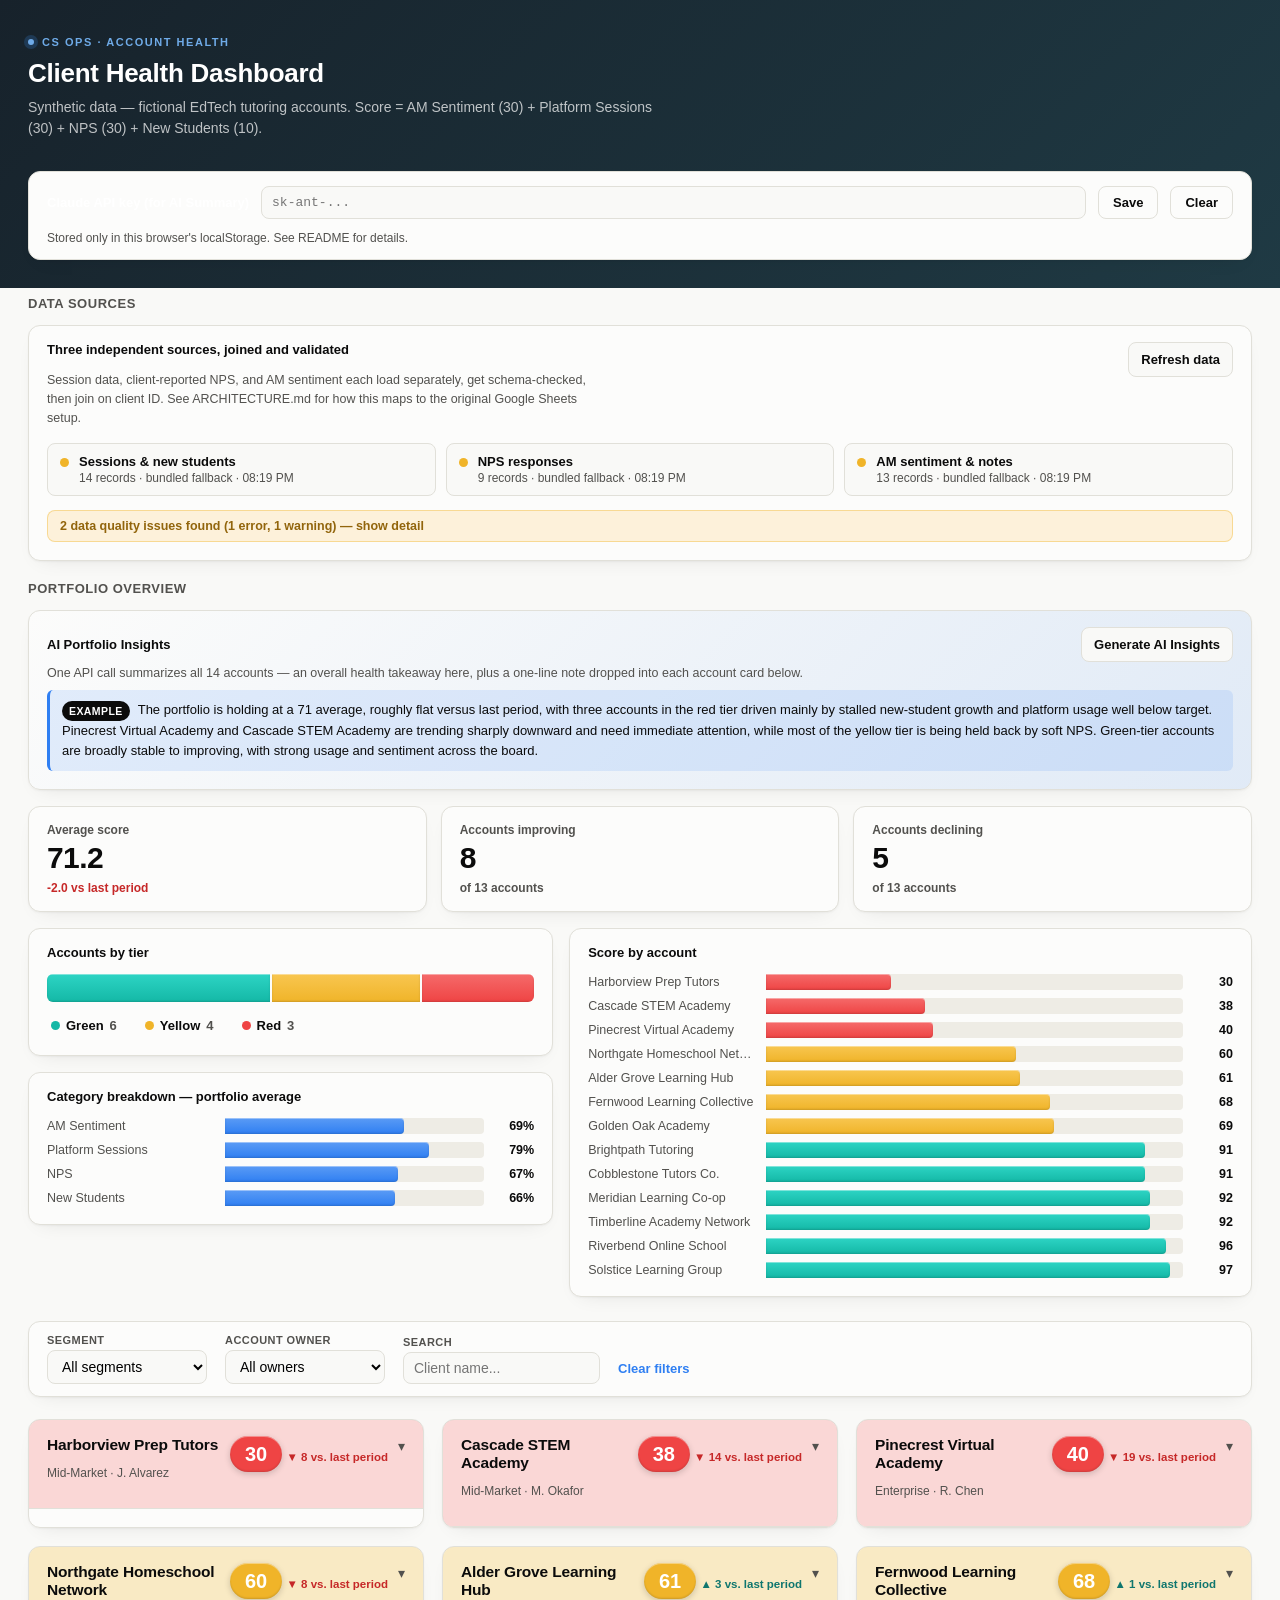
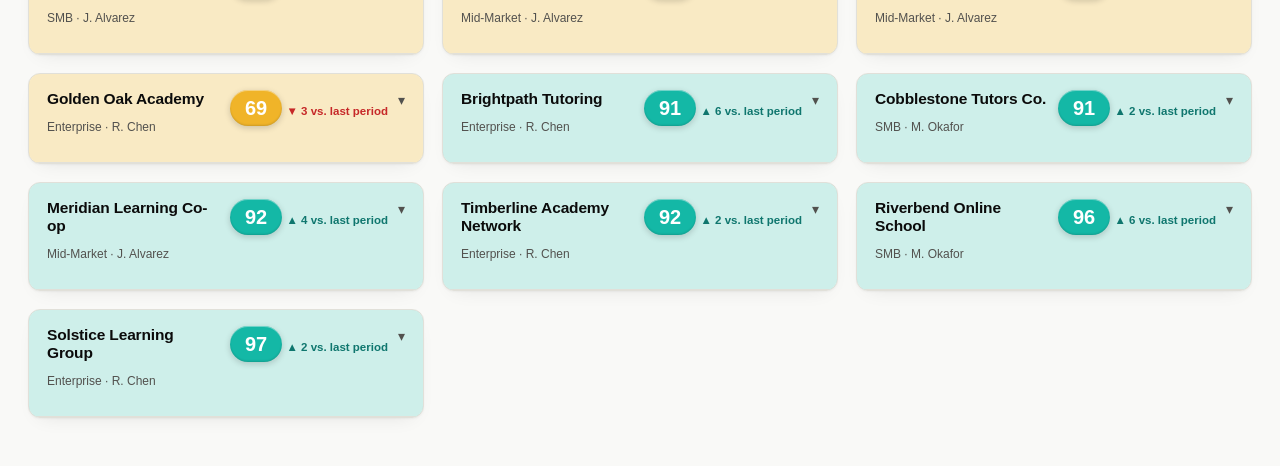
<file: index.html>
<!DOCTYPE html>
<html lang="en">
<head>
<meta charset="UTF-8" />
<meta name="viewport" content="width=device-width, initial-scale=1.0" />
<title>Client Health Dashboard</title>
<link rel="stylesheet" href="styles.css" />
</head>
<body>

<header>
  <div class="page">
    <span class="eyebrow">CS Ops · Account Health</span>
    <h1>Client Health Dashboard</h1>
    <p>Synthetic data — fictional EdTech tutoring accounts. Score = AM Sentiment (30) + Platform Sessions (30) + NPS (30) + New Students (10).</p>

    <div id="apiKeyBar" class="toolbar-card">
      <label for="apiKeyInput">Claude API key (for AI Summary)</label>
      <input type="password" id="apiKeyInput" placeholder="sk-ant-..." autocomplete="off" />
      <button id="saveKeyBtn">Save</button>
      <button id="clearKeyBtn">Clear</button>
      <span id="apiKeyStatus">Stored only in this browser's localStorage. See README for details.</span>
    </div>
  </div>
</header>

<div class="page">
  <section class="overview">
    <h2 class="section-title">Data Sources</h2>

    <div class="chart-card sources-card">
      <div class="sources-header">
        <div>
          <h3 class="chart-title">Three independent sources, joined and validated</h3>
          <p class="sources-hint">Session data, client-reported NPS, and AM sentiment each load separately, get schema-checked, then join on client ID. See ARCHITECTURE.md for how this maps to the original Google Sheets setup.</p>
        </div>
        <button id="refreshDataBtn" class="ai-btn">Refresh data</button>
      </div>
      <div id="sourceList" class="source-list"></div>
      <div id="dataIssues" class="data-issues"></div>
    </div>

    <h2 class="section-title">Portfolio Overview</h2>

    <div class="chart-card ai-insights-card">
      <div class="ai-insights-header">
        <h3 class="chart-title">AI Portfolio Insights</h3>
        <button id="generateInsightsBtn" class="ai-btn">Generate AI Insights</button>
      </div>
      <p class="ai-insights-hint">One API call summarizes all 14 accounts — an overall health takeaway here, plus a one-line note dropped into each account card below.</p>
      <div id="portfolioSummaryBanner" class="ai-summary"></div>
    </div>

    <div id="kpiRow" class="kpi-row"></div>
    <div class="chart-grid">
      <div class="chart-col">
        <div class="chart-card">
          <h3 class="chart-title">Accounts by tier</h3>
          <div id="tierBar"></div>
        </div>
        <div class="chart-card">
          <h3 class="chart-title">Category breakdown — portfolio average</h3>
          <div id="categoryChart" class="hbar-chart"></div>
        </div>
      </div>
      <div class="chart-card">
        <h3 class="chart-title">Score by account</h3>
        <div id="scoreChart" class="hbar-chart"></div>
      </div>
    </div>
  </section>

  <div class="controls-row">
    <div class="filters toolbar-card">
      <div>
        <label for="segmentFilter">Segment</label>
        <select id="segmentFilter">
          <option value="">All segments</option>
        </select>
      </div>
      <div>
        <label for="amFilter">Account Owner</label>
        <select id="amFilter">
          <option value="">All owners</option>
        </select>
      </div>
      <div>
        <label for="searchInput">Search</label>
        <input type="text" id="searchInput" placeholder="Client name..." />
      </div>
      <button id="clearFilters">Clear filters</button>
    </div>
  </div>

  <div id="clientGrid"></div>
</div>

<script src="config.js"></script>
<script src="fallback-data.js"></script>
<script src="adapters.js"></script>
<script src="pipeline.js"></script>
<script src="scoring.js"></script>
<script src="ai-summary.js"></script>
<script src="charts.js"></script>
<script src="app.js"></script>
</body>
</html>
</file>
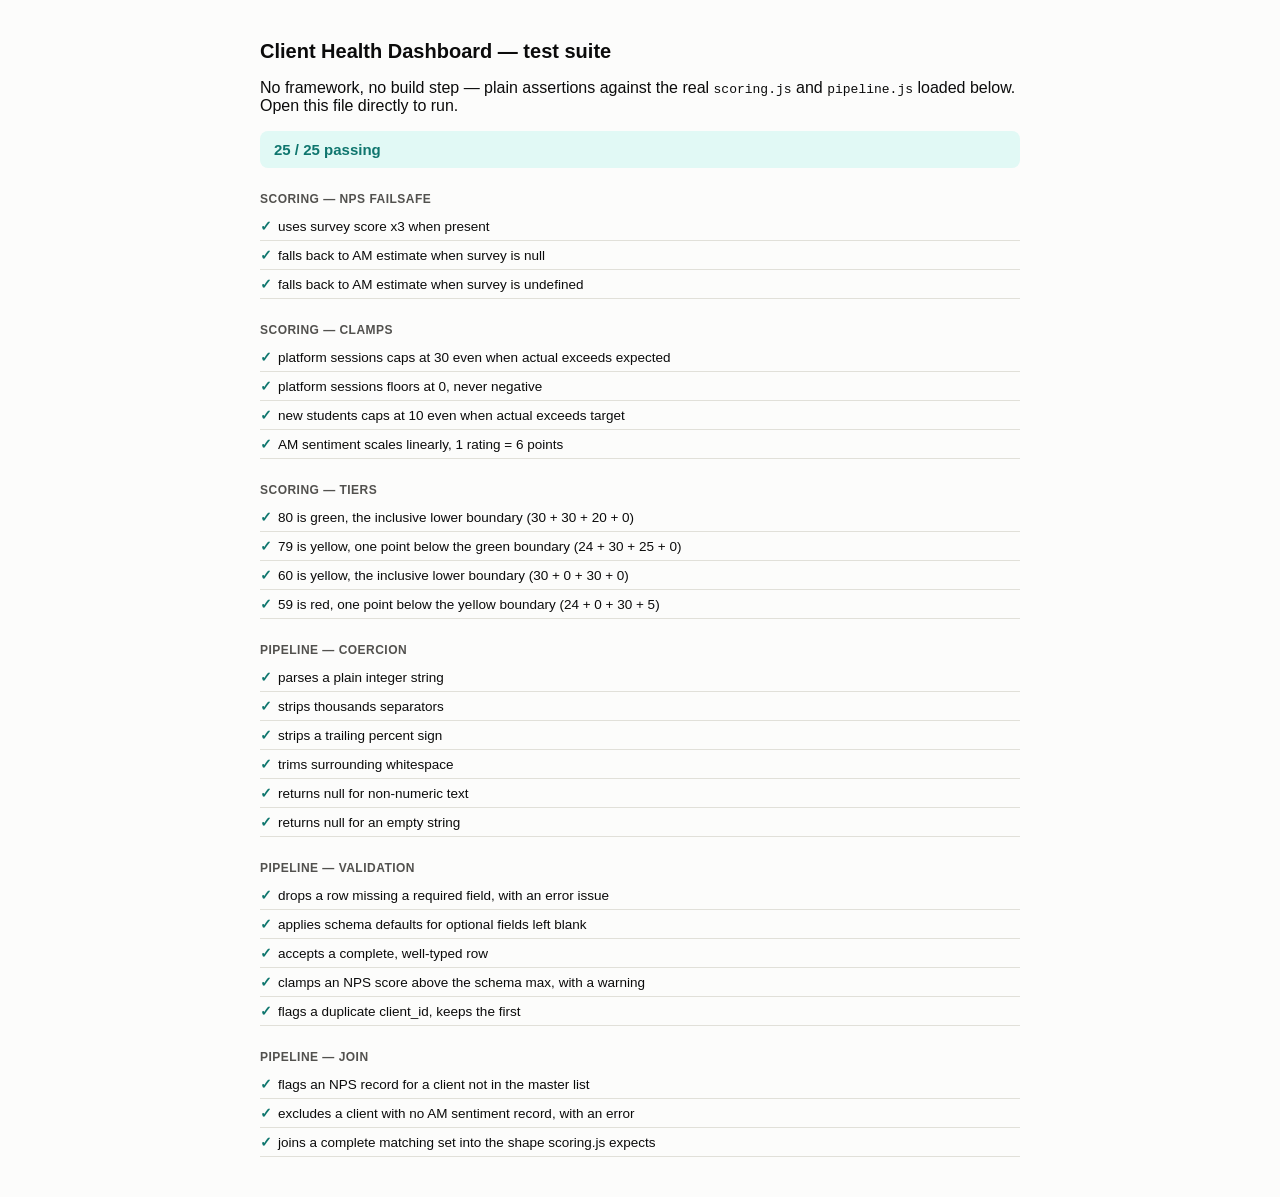
<file: tests.html>
<!DOCTYPE html>
<html lang="en">
<head>
<meta charset="UTF-8" />
<title>Client Health Dashboard — tests</title>
<style>
  body { font-family: -apple-system, "Segoe UI", sans-serif; max-width: 760px; margin: 40px auto; padding: 0 20px; color: #0b0b0b; background: #fcfcfb; }
  h1 { font-size: 20px; }
  .summary { font-size: 15px; font-weight: 700; padding: 10px 14px; border-radius: 8px; margin: 16px 0; }
  .summary.pass { background: #e1f9f5; color: #0f766e; }
  .summary.fail { background: #fde3e3; color: #c62828; }
  .group { margin: 0 0 6px; font-size: 12px; font-weight: 700; text-transform: uppercase; letter-spacing: 0.04em; color: #52514e; margin-top: 24px; }
  ul { list-style: none; padding: 0; margin: 0; }
  li { padding: 6px 0; font-size: 13.5px; border-bottom: 1px solid #e1e0d9; }
  .pass-mark { color: #0f766e; font-weight: 700; margin-right: 6px; }
  .fail-mark { color: #c62828; font-weight: 700; margin-right: 6px; }
  .fail-detail { display: block; color: #c62828; font-size: 12px; margin-top: 3px; margin-left: 20px; }
</style>
</head>
<body>

<h1>Client Health Dashboard — test suite</h1>
<p>No framework, no build step — plain assertions against the real <code>scoring.js</code> and <code>pipeline.js</code> loaded below. Open this file directly to run.</p>

<div id="summary" class="summary">Running...</div>
<div id="results"></div>

<script src="config.js"></script>
<script src="fallback-data.js"></script>
<script src="adapters.js"></script>
<script src="pipeline.js"></script>
<script src="scoring.js"></script>

<script>
const results = [];

function test(group, name, fn) {
  try {
    fn();
    results.push({ group, name, pass: true });
  } catch (err) {
    results.push({ group, name, pass: false, detail: err.message });
  }
}

function assert(condition, message) {
  if (!condition) throw new Error(message || "assertion failed");
}

function assertEqual(actual, expected, label) {
  if (actual !== expected) {
    throw new Error(`${label || "value"}: expected ${JSON.stringify(expected)}, got ${JSON.stringify(actual)}`);
  }
}

function baseClient(overrides) {
  return Object.assign(
    {
      id: "t1",
      clientName: "Test Co",
      segment: "SMB",
      accountOwner: "T. Ester",
      amSentimentRating: 5,
      actualSessions: 100,
      expectedSessions: 100,
      npsSurveyScore: 8,
      npsAmEstimatePoints: 20,
      newStudentsActual: 5,
      newStudentsTarget: 5,
      previousTotalScore: 70
    },
    overrides
  );
}

// --- scoring.js: NPS failsafe --------------------------------------------

test("Scoring — NPS failsafe", "uses survey score x3 when present", () => {
  const scored = scoreClient(baseClient({ npsSurveyScore: 7, npsAmEstimatePoints: 15 }));
  assertEqual(scored.npsPoints, 21, "npsPoints");
  assertEqual(scored.npsStatusFlag, "✅ Actual Survey", "npsStatusFlag");
});

test("Scoring — NPS failsafe", "falls back to AM estimate when survey is null", () => {
  const scored = scoreClient(baseClient({ npsSurveyScore: null, npsAmEstimatePoints: 15 }));
  assertEqual(scored.npsPoints, 15, "npsPoints");
  assertEqual(scored.npsStatusFlag, "⚠️ AM Estimate", "npsStatusFlag");
});

test("Scoring — NPS failsafe", "falls back to AM estimate when survey is undefined", () => {
  const client = baseClient();
  delete client.npsSurveyScore;
  const scored = scoreClient(client);
  assertEqual(scored.npsStatusFlag, "⚠️ AM Estimate", "npsStatusFlag");
});

// --- scoring.js: category clamps ------------------------------------------

test("Scoring — clamps", "platform sessions caps at 30 even when actual exceeds expected", () => {
  const scored = scoreClient(baseClient({ actualSessions: 500, expectedSessions: 100 }));
  assertEqual(scored.platformSessionsPoints, 30, "platformSessionsPoints");
});

test("Scoring — clamps", "platform sessions floors at 0, never negative", () => {
  const scored = scoreClient(baseClient({ actualSessions: 0, expectedSessions: 100 }));
  assert(scored.platformSessionsPoints === 0, "expected 0, got " + scored.platformSessionsPoints);
});

test("Scoring — clamps", "new students caps at 10 even when actual exceeds target", () => {
  const scored = scoreClient(baseClient({ newStudentsActual: 50, newStudentsTarget: 5 }));
  assertEqual(scored.newStudentsPoints, 10, "newStudentsPoints");
});

test("Scoring — clamps", "AM sentiment scales linearly, 1 rating = 6 points", () => {
  const scored = scoreClient(baseClient({ amSentimentRating: 1 }));
  assertEqual(scored.amSentimentPoints, 6, "amSentimentPoints");
});

// --- scoring.js: tier boundaries -------------------------------------------
// Each fixture below is hand-computed to land on an exact total: rating*6
// for AM sentiment, actual/expected*30 for sessions (clamped 0-30), the raw
// AM estimate for NPS (no survey), actual/target*10 for new students.

test("Scoring — tiers", "80 is green, the inclusive lower boundary (30 + 30 + 20 + 0)", () => {
  const scored = scoreClient(baseClient({ amSentimentRating: 5, actualSessions: 25, expectedSessions: 25, npsSurveyScore: null, npsAmEstimatePoints: 20, newStudentsActual: 0, newStudentsTarget: 1 }));
  assertEqual(scored.totalScore, 80, "totalScore");
  assertEqual(scored.tier, "green", "tier");
});

test("Scoring — tiers", "79 is yellow, one point below the green boundary (24 + 30 + 25 + 0)", () => {
  const scored = scoreClient(baseClient({ amSentimentRating: 4, actualSessions: 25, expectedSessions: 25, npsSurveyScore: null, npsAmEstimatePoints: 25, newStudentsActual: 0, newStudentsTarget: 1 }));
  assertEqual(scored.totalScore, 79, "totalScore");
  assertEqual(scored.tier, "yellow", "tier");
});

test("Scoring — tiers", "60 is yellow, the inclusive lower boundary (30 + 0 + 30 + 0)", () => {
  const scored = scoreClient(baseClient({ amSentimentRating: 5, actualSessions: 0, expectedSessions: 1, npsSurveyScore: null, npsAmEstimatePoints: 30, newStudentsActual: 0, newStudentsTarget: 1 }));
  assertEqual(scored.totalScore, 60, "totalScore");
  assertEqual(scored.tier, "yellow", "tier");
});

test("Scoring — tiers", "59 is red, one point below the yellow boundary (24 + 0 + 30 + 5)", () => {
  const scored = scoreClient(baseClient({ amSentimentRating: 4, actualSessions: 0, expectedSessions: 1, npsSurveyScore: null, npsAmEstimatePoints: 30, newStudentsActual: 1, newStudentsTarget: 2 }));
  assertEqual(scored.totalScore, 59, "totalScore");
  assertEqual(scored.tier, "red", "tier");
});

// --- pipeline.js: type coercion --------------------------------------------

test("Pipeline — coercion", "parses a plain integer string", () => {
  assertEqual(coerceNumber("42"), 42);
});

test("Pipeline — coercion", "strips thousands separators", () => {
  assertEqual(coerceNumber("1,240"), 1240);
});

test("Pipeline — coercion", "strips a trailing percent sign", () => {
  assertEqual(coerceNumber("85%"), 85);
});

test("Pipeline — coercion", "trims surrounding whitespace", () => {
  assertEqual(coerceNumber("  7 "), 7);
});

test("Pipeline — coercion", "returns null for non-numeric text", () => {
  assertEqual(coerceNumber("N/A"), null);
});

test("Pipeline — coercion", "returns null for an empty string", () => {
  assertEqual(coerceNumber(""), null);
});

// --- pipeline.js: source validation -----------------------------------------

test("Pipeline — validation", "drops a row missing a required field, with an error issue", () => {
  // expected_sessions is required and omitted here; segment/account_owner/
  // previous_total_score are NOT required (they have schema defaults), so
  // this row is otherwise complete on purpose.
  const { valid, issues } = validateSource("sessions", [
    { client_id: "x1", client_name: "Acme", actual_sessions: "10", new_students_actual: "1", new_students_target: "1" }
  ]);
  assertEqual(valid.length, 0, "valid.length");
  assert(issues.length === 1 && issues[0].severity === "error", "expected one error issue");
});

test("Pipeline — validation", "applies schema defaults for optional fields left blank", () => {
  const { valid, issues } = validateSource("sessions", [
    { client_id: "x1", client_name: "Acme", actual_sessions: "10", expected_sessions: "10", new_students_actual: "1", new_students_target: "1" }
  ]);
  assertEqual(valid.length, 1, "valid.length — row is complete without segment/account_owner/previous_total_score");
  assertEqual(valid[0].segment, "Unspecified", "default applied");
  assertEqual(issues.length, 0, "issues.length");
});

test("Pipeline — validation", "accepts a complete, well-typed row", () => {
  const { valid, issues } = validateSource("nps", [{ client_id: "x1", nps_survey_score: "8" }]);
  assertEqual(valid.length, 1, "valid.length");
  assertEqual(valid[0].nps_survey_score, 8, "coerced type");
  assertEqual(issues.length, 0, "issues.length");
});

test("Pipeline — validation", "clamps an NPS score above the schema max, with a warning", () => {
  const { valid, issues } = validateSource("nps", [{ client_id: "x1", nps_survey_score: "15" }]);
  assertEqual(valid[0].nps_survey_score, 10, "clamped value");
  assert(issues.length === 1 && issues[0].severity === "warning", "expected one warning issue");
});

test("Pipeline — validation", "flags a duplicate client_id, keeps the first", () => {
  const { valid, issues } = validateSource("nps", [
    { client_id: "x1", nps_survey_score: "6" },
    { client_id: "x1", nps_survey_score: "9" }
  ]);
  assertEqual(valid.length, 1, "valid.length");
  assertEqual(valid[0].nps_survey_score, 6, "keeps first row's value");
  assert(issues.some((i) => i.message.includes("Duplicate")), "expected a duplicate warning");
});

// --- pipeline.js: join and reconciliation -----------------------------------

test("Pipeline — join", "flags an NPS record for a client not in the master list", () => {
  const sessions = [{ client_id: "x1", client_name: "Acme", segment: "SMB", account_owner: "A", actual_sessions: 10, expected_sessions: 10, new_students_actual: 1, new_students_target: 1, previous_total_score: 50 }];
  const nps = [{ client_id: "orphan1", nps_survey_score: 8 }];
  const am = [{ client_id: "x1", am_sentiment_rating: 5, am_nps_estimate_points: 20, notes: "" }];
  const { issues } = joinSources(sessions, nps, am);
  assert(issues.some((i) => i.clientId === "orphan1"), "expected an orphan-record issue for orphan1");
});

test("Pipeline — join", "excludes a client with no AM sentiment record, with an error", () => {
  const sessions = [{ client_id: "x1", client_name: "Acme", segment: "SMB", account_owner: "A", actual_sessions: 10, expected_sessions: 10, new_students_actual: 1, new_students_target: 1, previous_total_score: 50 }];
  const { clients, issues } = joinSources(sessions, [], []);
  assertEqual(clients.length, 0, "clients.length");
  assert(issues.some((i) => i.severity === "error" && i.clientId === "x1"), "expected an error for missing AM sentiment");
});

test("Pipeline — join", "joins a complete matching set into the shape scoring.js expects", () => {
  const sessions = [{ client_id: "x1", client_name: "Acme", segment: "SMB", account_owner: "A", actual_sessions: 10, expected_sessions: 10, new_students_actual: 1, new_students_target: 1, previous_total_score: 50 }];
  const nps = [{ client_id: "x1", nps_survey_score: 7 }];
  const am = [{ client_id: "x1", am_sentiment_rating: 4, am_nps_estimate_points: 18, notes: "Doing fine." }];
  const { clients } = joinSources(sessions, nps, am);
  assertEqual(clients.length, 1, "clients.length");
  const scored = scoreClient(clients[0]);
  assert(Number.isFinite(scored.totalScore), "joined + scored client should have a numeric totalScore");
});

// --- render ------------------------------------------------------------

const byGroup = {};
results.forEach((r) => {
  byGroup[r.group] = byGroup[r.group] || [];
  byGroup[r.group].push(r);
});

const resultsEl = document.getElementById("results");
Object.entries(byGroup).forEach(([group, items]) => {
  const h = document.createElement("p");
  h.className = "group";
  h.textContent = group;
  resultsEl.appendChild(h);

  const ul = document.createElement("ul");
  items.forEach((r) => {
    const li = document.createElement("li");
    li.innerHTML = `<span class="${r.pass ? "pass-mark" : "fail-mark"}">${r.pass ? "✓" : "✗"}</span>`;
    li.appendChild(document.createTextNode(r.name));
    if (!r.pass) {
      const detail = document.createElement("span");
      detail.className = "fail-detail";
      detail.textContent = r.detail;
      li.appendChild(detail);
    }
    ul.appendChild(li);
  });
  resultsEl.appendChild(ul);
});

const passCount = results.filter((r) => r.pass).length;
const summary = document.getElementById("summary");
summary.className = "summary " + (passCount === results.length ? "pass" : "fail");
summary.textContent = `${passCount} / ${results.length} passing`;
</script>

</body>
</html>
</file>
<file: styles.css>
:root {
  /* Bolder, more saturated palette than the dataviz skill's fixed
     accessibility-first status colors — same hex values shared with
     CHART_COLORS in charts.js so cards and charts stay consistent with
     each other, just no longer pinned to the muted validated set. */
  --accent: #2f7ff2;
  --accent-soft: rgba(47, 127, 242, 0.12);
  --green: #14b8a6;
  --green-text: #0f766e;
  --green-bg: #e1f9f5;
  --green-soft: rgba(20, 184, 166, 0.20);
  --green-grad: linear-gradient(180deg, #2dd4c4, #14b8a6);
  --yellow: #f0b429;
  --yellow-text: #92650c;
  --yellow-bg: #fdf1da;
  --yellow-soft: rgba(240, 180, 41, 0.26);
  --yellow-grad: linear-gradient(180deg, #f8c650, #f0b429);
  --red: #ef4444;
  --red-text: #c62828;
  --red-bg: #fde3e3;
  --red-soft: rgba(239, 68, 68, 0.20);
  --red-grad: linear-gradient(180deg, #f56a6a, #ef4444);
  --blue-grad: linear-gradient(180deg, #5a9bf5, #2f7ff2);
  --mark-shadow: inset 0 1px 0 rgba(255, 255, 255, 0.4), inset 0 -1px 2px rgba(11, 11, 11, 0.15);
  --ink: #0b0b0b;
  --ink-soft: #52514e;
  --ink-muted: #898781;
  --border: #e1e0d9;
  --bg: #f9f9f7;
  --card-bg: #fcfcfb;
  --success-text: #0e7a34;
  --shadow: 0 1px 2px rgba(11, 11, 11, 0.04), 0 8px 20px -12px rgba(11, 11, 11, 0.12);
  --shadow-hover: 0 4px 10px rgba(11, 11, 11, 0.06), 0 16px 32px -14px rgba(11, 11, 11, 0.18);
  --radius: 12px;
}

* { box-sizing: border-box; }

body {
  margin: 0;
  font-family: "Inter", -apple-system, "Segoe UI", Roboto, Helvetica, Arial, sans-serif;
  background: var(--bg);
  color: var(--ink);
  -webkit-font-smoothing: antialiased;
}

.page {
  max-width: 1320px;
  margin: 0 auto;
  padding: 0 28px;
}

header {
  background: linear-gradient(135deg, #17222b, #1f3a44);
  color: #fff;
  padding: 36px 0 28px;
  margin-bottom: -18px;
}

header .page {
  display: flex;
  flex-direction: column;
  gap: 6px;
}

.eyebrow {
  font-size: 11px;
  letter-spacing: 0.14em;
  text-transform: uppercase;
  color: #6fabe8;
  font-weight: 600;
  display: flex;
  align-items: center;
  gap: 8px;
}

.eyebrow::before {
  content: '';
  width: 6px;
  height: 6px;
  border-radius: 50%;
  background: #6fabe8;
  box-shadow: 0 0 0 4px rgba(57, 135, 229, 0.22);
}

header h1 {
  margin: 4px 0 2px;
  font-size: 26px;
  font-weight: 700;
  letter-spacing: -0.01em;
}

header p {
  margin: 0;
  color: rgba(255, 255, 255, 0.72);
  font-size: 14px;
  max-width: 640px;
  line-height: 1.5;
}

#apiKeyBar {
  margin-top: 26px;
}

.toolbar-card {
  background: var(--card-bg);
  border: 1px solid var(--border);
  border-radius: var(--radius);
  box-shadow: var(--shadow);
  padding: 14px 18px;
}

#apiKeyBar.toolbar-card {
  display: flex;
  gap: 12px;
  align-items: center;
  flex-wrap: wrap;
  font-size: 13px;
}

#apiKeyBar label {
  font-weight: 600;
  font-size: 13px;
  white-space: nowrap;
}

#apiKeyBar input {
  flex: 1;
  min-width: 220px;
  padding: 8px 10px;
  border: 1px solid var(--border);
  border-radius: 8px;
  font-family: "SFMono-Regular", Consolas, monospace;
  font-size: 13px;
  background: var(--bg);
}

#apiKeyBar input:focus {
  outline: none;
  border-color: var(--accent);
  box-shadow: 0 0 0 3px var(--accent-soft);
}

#apiKeyBar button {
  padding: 8px 14px;
  border-radius: 8px;
  border: 1px solid var(--border);
  background: var(--card-bg);
  cursor: pointer;
  font-size: 13px;
  font-weight: 600;
  color: var(--ink);
  transition: border-color 0.15s ease, background 0.15s ease;
}

#apiKeyBar button:hover {
  border-color: var(--accent);
  color: var(--accent);
}

#apiKeyStatus {
  font-size: 12px;
  color: var(--ink-soft);
  flex-basis: 100%;
}

.controls-row {
  display: flex;
  gap: 16px;
  align-items: flex-start;
  margin: 24px 0 22px;
  flex-wrap: wrap;
}

/* ---- Portfolio Overview: KPI tiles + charts ---- */

.section-title {
  font-size: 13px;
  font-weight: 700;
  letter-spacing: 0.04em;
  text-transform: uppercase;
  color: var(--ink-soft);
  margin: 0 0 14px;
}

.overview {
  padding-top: 26px;
}

.kpi-row {
  display: grid;
  grid-template-columns: repeat(auto-fit, minmax(180px, 1fr));
  gap: 14px;
  margin-bottom: 16px;
}

.stat-tile {
  background: var(--card-bg);
  border: 1px solid var(--border);
  border-radius: var(--radius);
  box-shadow: var(--shadow);
  padding: 16px 18px;
}

.stat-label {
  font-size: 12px;
  color: var(--ink-soft);
  font-weight: 600;
  margin-bottom: 6px;
}

.stat-value {
  font-size: 30px;
  font-weight: 800;
  letter-spacing: -0.02em;
  line-height: 1;
  margin-bottom: 8px;
}

.stat-delta {
  font-size: 12px;
  font-weight: 600;
}

.stat-delta.good { color: var(--green-text); }
.stat-delta.bad { color: var(--red-text); }
.stat-delta.neutral { color: var(--ink-soft); }

.chart-grid {
  display: grid;
  grid-template-columns: 1fr 1.3fr;
  gap: 16px;
  align-items: start;
}

.chart-col {
  display: flex;
  flex-direction: column;
  gap: 16px;
}

.chart-card {
  background: var(--card-bg);
  border: 1px solid var(--border);
  border-radius: var(--radius);
  box-shadow: var(--shadow);
  padding: 16px 18px 18px;
}

.chart-title {
  font-size: 13px;
  font-weight: 700;
  margin: 0 0 14px;
  color: var(--ink);
}

/* Tier distribution bar */

.tier-bar-track {
  display: flex;
  height: 28px;
  border-radius: 6px;
  overflow: hidden;
  background: #eeece5;
}

.tier-bar-segment {
  border: none;
  cursor: pointer;
  padding: 0;
  transition: filter 0.12s ease;
  outline: none;
  border-right: 2px solid var(--card-bg);
  box-shadow: var(--mark-shadow);
}

.tier-bar-segment:last-child { border-right: none; }
.tier-bar-segment:hover { filter: brightness(1.08); }
.tier-bar-segment.active { box-shadow: inset 0 0 0 2px rgba(0, 0, 0, 0.35); }

.tier-bar-legend {
  display: flex;
  gap: 16px;
  flex-wrap: wrap;
  margin-top: 12px;
}

.tier-legend-item {
  border: none;
  background: none;
  cursor: pointer;
  display: flex;
  align-items: center;
  gap: 6px;
  font-size: 13px;
  font-weight: 600;
  color: var(--ink);
  padding: 4px 8px 4px 4px;
  border-radius: 6px;
}

.tier-legend-item:hover { background: var(--bg); }
.tier-legend-item.active { background: var(--bg); box-shadow: inset 0 0 0 1px var(--border); }

.tier-legend-dot {
  width: 9px;
  height: 9px;
  border-radius: 50%;
  flex-shrink: 0;
}

.tier-legend-count {
  color: var(--ink-soft);
  font-weight: 600;
}

/* Horizontal bar charts (score-by-account, category breakdown) */

.hbar-row {
  display: grid;
  grid-template-columns: 168px 1fr 40px;
  align-items: center;
  gap: 10px;
  margin-bottom: 8px;
}

.hbar-row:last-child { margin-bottom: 0; }

.hbar-label {
  font-size: 12.5px;
  color: var(--ink-soft);
  overflow: hidden;
  text-overflow: ellipsis;
  white-space: nowrap;
}

.hbar-track {
  height: 16px;
  background: #eeece5;
  border-radius: 0 4px 4px 0;
  position: relative;
}

.hbar-fill {
  height: 100%;
  border-radius: 0 4px 4px 0;
  min-width: 3px;
  transition: width 0.5s ease;
  cursor: pointer;
  box-shadow: var(--mark-shadow);
}

.hbar-fill:focus-visible {
  outline: 2px solid var(--ink);
  outline-offset: 1px;
}

.hbar-value {
  font-size: 12.5px;
  font-weight: 700;
  color: var(--ink);
  text-align: right;
  font-variant-numeric: tabular-nums;
}

/* Shared chart tooltip */

.chart-tooltip {
  position: absolute;
  transform: translate(-50%, calc(-100% - 10px));
  background: #17222b;
  color: #fff;
  padding: 6px 10px;
  border-radius: 6px;
  font-size: 12px;
  pointer-events: none;
  opacity: 0;
  visibility: hidden;
  transition: opacity 0.1s ease;
  z-index: 20;
  white-space: nowrap;
}

.chart-tooltip.visible {
  opacity: 1;
  visibility: visible;
}

.chart-tooltip-value {
  font-weight: 700;
}

.chart-tooltip-label {
  color: rgba(255, 255, 255, 0.7);
  font-size: 11px;
}

@media (max-width: 760px) {
  .chart-grid {
    grid-template-columns: 1fr;
  }
  .hbar-row {
    grid-template-columns: 96px 1fr 36px;
  }
}

.filters {
  display: flex;
  gap: 18px;
  flex-wrap: wrap;
  align-items: flex-end;
  padding: 12px 18px;
  flex: 1;
  min-width: 320px;
}

.filters > div {
  display: flex;
  flex-direction: column;
  gap: 4px;
}

.filters label {
  font-size: 11px;
  letter-spacing: 0.04em;
  text-transform: uppercase;
  color: var(--ink-soft);
  font-weight: 600;
}

.filters select, .filters input {
  padding: 7px 10px;
  border: 1px solid var(--border);
  border-radius: 8px;
  font-size: 14px;
  min-width: 160px;
  background: var(--bg);
  font-family: inherit;
}

.filters select:focus, .filters input:focus {
  outline: none;
  border-color: var(--accent);
  box-shadow: 0 0 0 3px var(--accent-soft);
}

.filters button#clearFilters {
  border: none;
  background: none;
  color: var(--accent);
  cursor: pointer;
  font-size: 13px;
  font-weight: 600;
  padding: 8px 0;
}

.filters button#clearFilters:hover { text-decoration: underline; }

#clientGrid {
  display: grid;
  grid-template-columns: repeat(auto-fill, minmax(340px, 1fr));
  gap: 18px;
  padding-bottom: 48px;
}

.card {
  background: var(--card-bg);
  border: 1px solid var(--border);
  border-radius: var(--radius);
  overflow: hidden;
  display: flex;
  flex-direction: column;
  box-shadow: var(--shadow);
  transition: box-shadow 0.15s ease, transform 0.15s ease;
}

.card:hover {
  box-shadow: var(--shadow-hover);
  transform: translateY(-2px);
}

.card-header {
  display: block;
  width: 100%;
  padding: 16px 18px;
  border: none;
  border-bottom: 1px solid var(--border);
  font: inherit;
  text-align: left;
  cursor: pointer;
  color: inherit;
}

.card-header.green { background: var(--green-soft); }
.card-header.yellow { background: var(--yellow-soft); }
.card-header.red { background: var(--red-soft); }

.card-header-top {
  display: flex;
  justify-content: space-between;
  align-items: flex-start;
  gap: 10px;
}

.card-header-right {
  display: flex;
  align-items: flex-start;
  gap: 10px;
  flex-shrink: 0;
}

.expand-chevron {
  color: var(--ink-soft);
  font-size: 14px;
  transition: transform 0.15s ease;
  flex-shrink: 0;
  margin-top: 2px;
}

.card.expanded .expand-chevron {
  transform: rotate(180deg);
}

.client-name {
  font-weight: 700;
  font-size: 15.5px;
  margin: 0 0 3px;
  letter-spacing: -0.01em;
}

.client-meta {
  font-size: 12px;
  color: var(--ink-soft);
}

.score-block {
  text-align: right;
  flex-shrink: 0;
}

.score-number {
  display: inline-flex;
  align-items: center;
  justify-content: center;
  min-width: 52px;
  font-size: 20px;
  font-weight: 800;
  line-height: 1;
  letter-spacing: -0.01em;
  color: #fff;
  padding: 8px 14px;
  border-radius: 999px;
  box-shadow: 0 2px 6px rgba(11, 11, 11, 0.18), var(--mark-shadow);
}

.score-number.green { background: var(--green); }
.score-number.yellow { background: var(--yellow); }
.score-number.red { background: var(--red); }

.trend {
  font-size: 11.5px;
  margin-top: 4px;
  font-weight: 600;
}

.trend.up { color: var(--green-text); }
.trend.down { color: var(--red-text); }
.trend.flat { color: var(--ink-soft); }

.card-body {
  padding: 16px 18px;
  flex: 1;
  display: none;
}

.card.expanded .card-body {
  display: block;
}

.gauge-row {
  margin-bottom: 12px;
}

.gauge-row:last-child { margin-bottom: 0; }

.gauge-label {
  display: flex;
  justify-content: space-between;
  font-size: 12px;
  color: var(--ink-soft);
  margin-bottom: 4px;
}

.gauge-label span:last-child {
  font-variant-numeric: tabular-nums;
  color: var(--ink);
  font-weight: 600;
}

.gauge-track {
  height: 7px;
  background: #eeece5;
  border-radius: 999px;
  overflow: hidden;
}

.gauge-fill {
  height: 100%;
  border-radius: 999px;
  transition: width 0.4s ease;
  box-shadow: var(--mark-shadow);
}

.gauge-fill.green { background: var(--green-grad); }
.gauge-fill.yellow { background: var(--yellow-grad); }
.gauge-fill.red { background: var(--red-grad); }

.status-flag {
  display: inline-block;
  margin-top: 12px;
  font-size: 11.5px;
  font-weight: 600;
  padding: 4px 10px;
  border-radius: 999px;
  background: var(--bg);
  border: 1px solid var(--border);
  color: var(--ink-soft);
}

.driver-line {
  margin: 12px 0 0;
  font-size: 12.5px;
  line-height: 1.5;
  color: var(--ink-soft);
}

.ai-insights-card {
  margin-bottom: 16px;
  background: linear-gradient(135deg, var(--card-bg), var(--accent-soft));
}

.ai-insights-header {
  display: flex;
  justify-content: space-between;
  align-items: center;
  gap: 16px;
  margin-bottom: 4px;
}

.ai-insights-header .chart-title {
  margin: 0;
}

.ai-insights-header .ai-btn {
  width: auto;
  white-space: nowrap;
}

.ai-insights-hint {
  margin: 0 0 4px;
  font-size: 12.5px;
  color: var(--ink-soft);
}

/* ---- Data Sources panel ---- */

.sources-card {
  margin-bottom: 20px;
}

.sources-header {
  display: flex;
  justify-content: space-between;
  align-items: flex-start;
  gap: 16px;
  margin-bottom: 16px;
}

.sources-header .ai-btn {
  width: auto;
  white-space: nowrap;
}

.sources-hint {
  margin: 4px 0 0;
  font-size: 12.5px;
  color: var(--ink-soft);
  max-width: 560px;
  line-height: 1.5;
}

.source-list {
  display: grid;
  grid-template-columns: repeat(auto-fit, minmax(220px, 1fr));
  gap: 10px;
  margin-bottom: 14px;
}

.source-item {
  display: flex;
  align-items: flex-start;
  gap: 10px;
  background: var(--bg);
  border: 1px solid var(--border);
  border-radius: 8px;
  padding: 10px 12px;
}

.source-dot {
  width: 9px;
  height: 9px;
  border-radius: 50%;
  margin-top: 4px;
  flex-shrink: 0;
  background: var(--yellow);
}

.source-item.live .source-dot {
  background: var(--green);
}

.source-meta {
  display: flex;
  flex-direction: column;
  gap: 2px;
  min-width: 0;
}

.source-name {
  font-size: 13px;
  font-weight: 700;
}

.source-detail {
  font-size: 12px;
  color: var(--ink-soft);
}

.data-issues { margin-top: 4px; }

.issues-clean {
  margin: 0;
  font-size: 12.5px;
  color: var(--green-text);
  font-weight: 600;
}

.issues-toggle {
  width: 100%;
  text-align: left;
  background: var(--yellow-bg);
  border: 1px solid rgba(240, 180, 41, 0.4);
  color: var(--yellow-text);
  font-size: 12.5px;
  font-weight: 700;
  padding: 8px 12px;
  border-radius: 8px;
  cursor: pointer;
}

.issues-list {
  list-style: none;
  margin: 8px 0 0;
  padding: 0;
  display: none;
  flex-direction: column;
  gap: 6px;
}

.issues-list.visible { display: flex; }

.issue {
  display: flex;
  align-items: flex-start;
  gap: 8px;
  font-size: 12.5px;
  line-height: 1.5;
  color: var(--ink-soft);
}

.issue-tag {
  flex-shrink: 0;
  font-size: 10px;
  font-weight: 700;
  text-transform: uppercase;
  letter-spacing: 0.03em;
  padding: 2px 7px;
  border-radius: 999px;
  color: #fff;
  margin-top: 1px;
}

.issue-tag.error { background: var(--red); }
.issue-tag.warning { background: var(--yellow); }

/* ---- AM notes ---- */

.am-notes {
  margin-top: 12px;
  background: var(--bg);
  border-left: 3px solid var(--ink-muted);
  border-radius: 6px;
  padding: 10px 12px;
}

.am-notes-label {
  display: block;
  font-size: 11px;
  font-weight: 700;
  text-transform: uppercase;
  letter-spacing: 0.04em;
  color: var(--ink-soft);
  margin-bottom: 4px;
}

.am-notes-body {
  margin: 0;
  font-size: 12.5px;
  line-height: 1.5;
  color: var(--ink);
}

.ai-btn {
  width: 100%;
  padding: 9px 12px;
  border-radius: 8px;
  border: 1px solid var(--border);
  background: var(--bg);
  cursor: pointer;
  font-size: 13px;
  font-weight: 600;
  color: var(--ink);
  transition: border-color 0.15s ease, background 0.15s ease, color 0.15s ease;
}

.ai-btn:hover {
  border-color: var(--accent);
  color: var(--accent);
  background: var(--accent-soft);
}

.ai-btn:disabled {
  cursor: default;
  opacity: 0.7;
}

.ai-summary {
  margin-top: 10px;
  font-size: 13px;
  line-height: 1.55;
  background: var(--accent-soft);
  border-left: 3px solid var(--accent);
  border-radius: 6px;
  padding: 10px 12px;
  display: none;
}

.ai-summary.visible { display: block; }

.example-tag {
  display: inline-block;
  background: var(--ink);
  color: #fff;
  font-size: 10.5px;
  font-weight: 700;
  text-transform: uppercase;
  letter-spacing: 0.04em;
  padding: 2px 7px;
  border-radius: 999px;
  margin-right: 8px;
  vertical-align: middle;
}

.playbook-banner {
  margin-top: 10px;
  background: var(--red-bg);
  border: 1px solid var(--red);
  color: var(--red-text);
  font-size: 12px;
  font-weight: 700;
  padding: 8px 12px;
  border-radius: 8px;
  display: none;
}

.playbook-banner.visible { display: block; }

.empty-state {
  padding: 60px 20px;
  text-align: center;
  color: var(--ink-soft);
  grid-column: 1 / -1;
  background: var(--card-bg);
  border: 1px dashed var(--border);
  border-radius: var(--radius);
}
</file>
